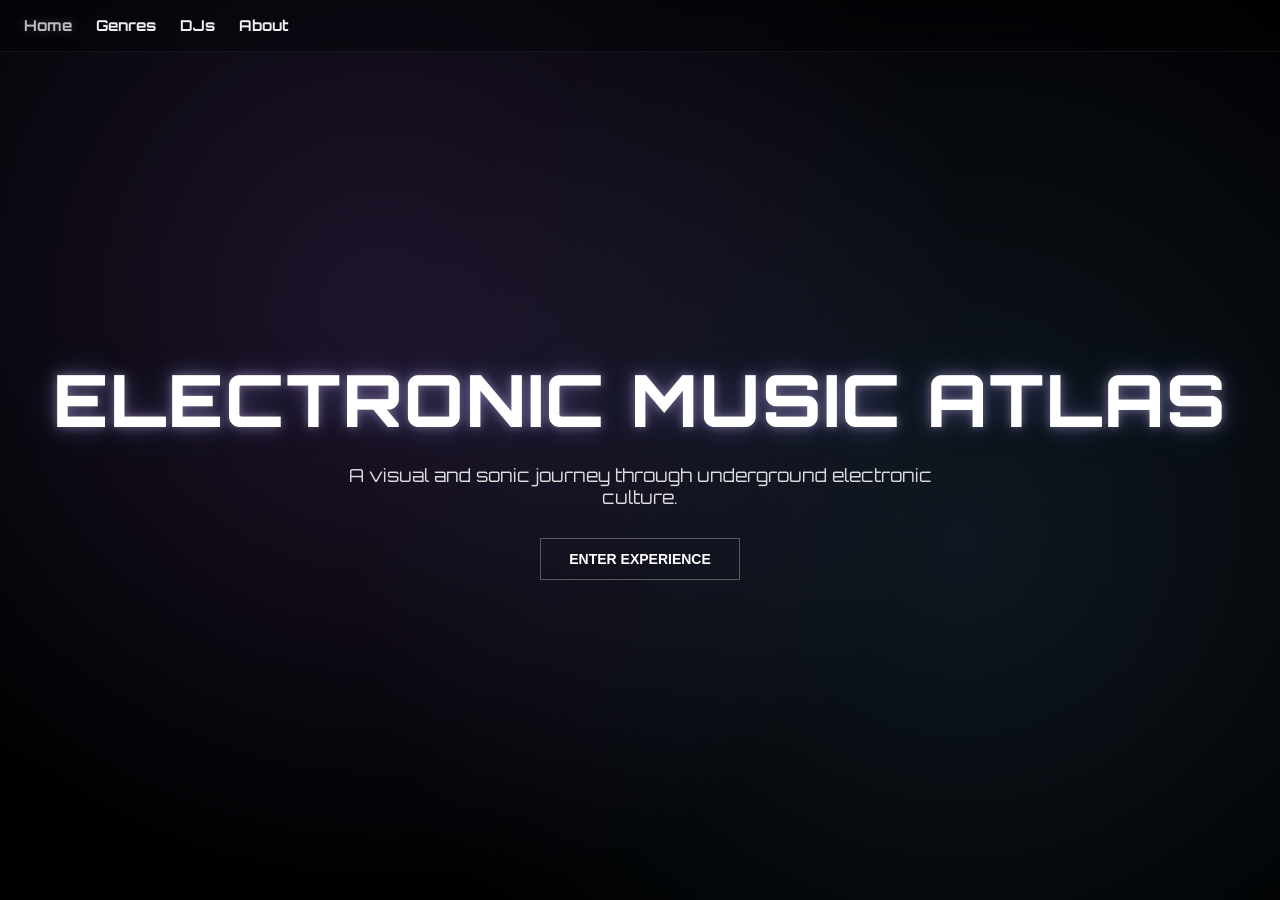
<file: index.html>
<!doctype html>
<html lang="en">
<head>
  <meta charset="utf-8">
  <meta name="viewport" content="width=device-width, initial-scale=1">
  <title>Electronic Music Atlas</title>

  <link rel="preconnect" href="https://fonts.googleapis.com">
  <link rel="preconnect" href="https://fonts.gstatic.com" crossorigin>
  <link href="https://fonts.googleapis.com/css2?family=Orbitron:wght@400;600;700;800&display=swap" rel="stylesheet">

  <link rel="stylesheet" href="styles.css">
</head>

<body class="home-page">

  <!-- 🎥 背景视频 -->
  <video class="bg-video" autoplay muted loop playsinline>
    <source src="home-background.mp4" type="video/mp4">
  </video>

  <div class="bg-overlay"></div>

  <!-- 🎵 背景音乐 -->
  <audio id="bg-music" loop>
    <source src="music.mp3" type="audio/mp3">
  </audio>

  <!-- 导航 -->
  <header class="site-header">
    <nav class="nav">
      <a href="index.html" class="active">Home</a>
      <a href="genres.html">Genres</a>
      <a href="djs.html">DJs</a>
      <a href="about.html">About</a>
    </nav>
  </header>

  <!-- 主视觉 -->
  <main class="home-hero">

    <h1 class="home-title">Electronic Music Atlas</h1>

    <p class="home-sub">
      A visual and sonic journey through underground electronic culture.
    </p>

    <button class="enter-btn" id="enterBtn">
      ENTER EXPERIENCE
    </button>

  </main>

  <script>
    const music = document.getElementById('bg-music');
    const btn = document.getElementById('enterBtn');

    btn.addEventListener('click', () => {
      music.volume = 0.5;
      music.play();
      btn.innerText = "Sound On";
    });
  </script>

</body>
</html>
</file>
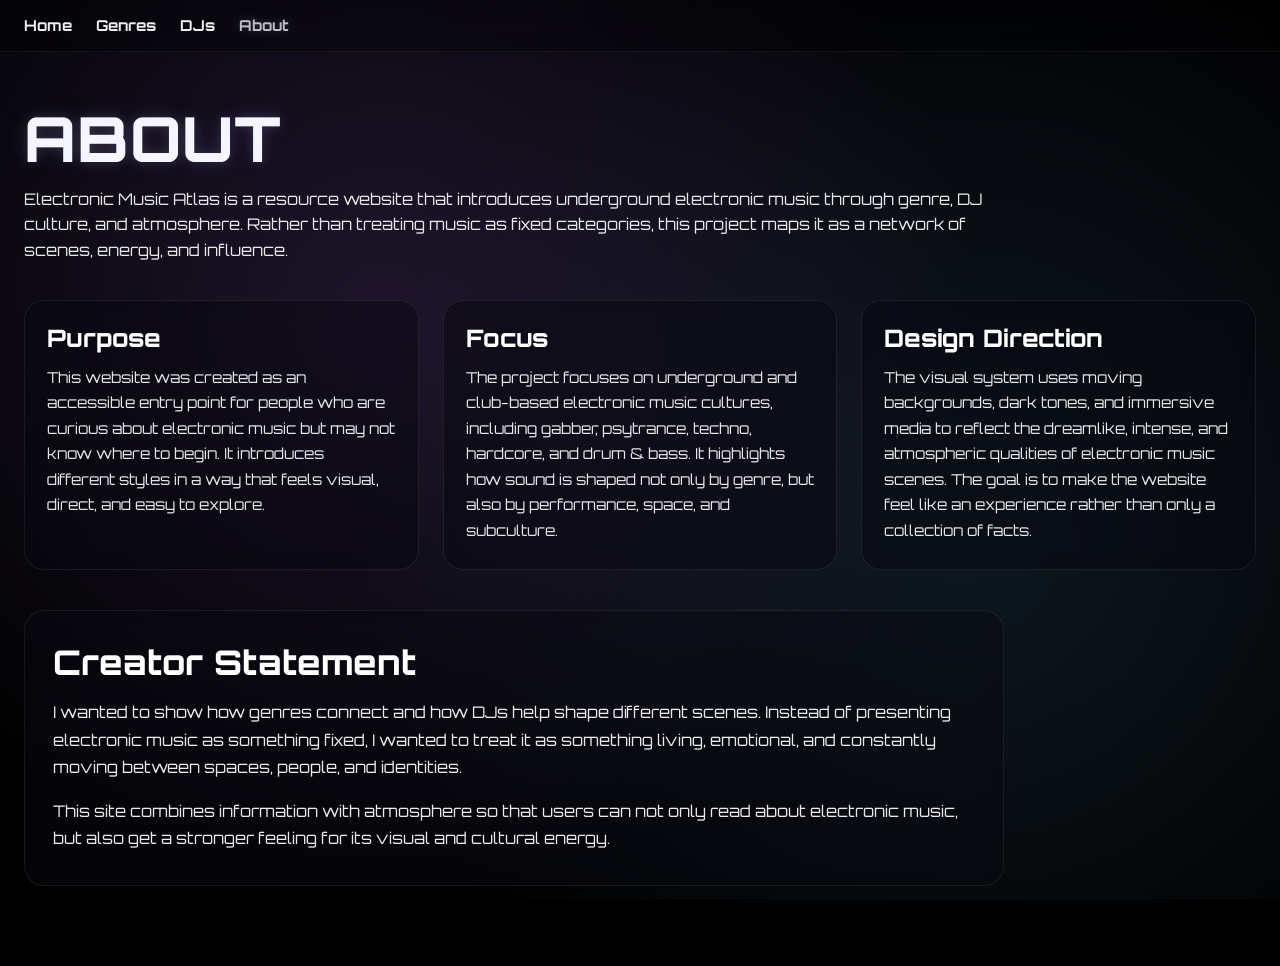
<file: about.html>
<!doctype html>
<html lang="en">
<head>
  <meta charset="utf-8">
  <meta name="viewport" content="width=device-width, initial-scale=1">
  <title>About | Electronic Music Atlas</title>
  <link rel="preconnect" href="https://fonts.googleapis.com">
  <link rel="preconnect" href="https://fonts.gstatic.com" crossorigin>
  <link href="https://fonts.googleapis.com/css2?family=Orbitron:wght@400;600;700;800&display=swap" rel="stylesheet">
  <link rel="stylesheet" href="styles.css">
</head>

<body class="about-page">

  <video class="bg-video" autoplay muted loop playsinline>
    <source src="background.mp4" type="video/mp4">
  </video>

  <div class="bg-overlay"></div>

  <header class="site-header">
    <nav class="nav">
      <a href="index.html">Home</a>
      <a href="genres.html">Genres</a>
      <a href="djs.html">DJs</a>
      <a href="about.html" class="active">About</a>
    </nav>
  </header>

  <main class="container">
    <section class="page-hero">
      <h1 class="page-title">About</h1>
      <p class="page-intro">
        Electronic Music Atlas is a resource website that introduces underground electronic
        music through genre, DJ culture, and atmosphere. Rather than treating music as fixed
        categories, this project maps it as a network of scenes, energy, and influence.
      </p>
    </section>

    <section class="about-grid">
      <article class="about-card">
        <h2>Purpose</h2>
        <p>
          This website was created as an accessible entry point for people who are curious
          about electronic music but may not know where to begin. It introduces different
          styles in a way that feels visual, direct, and easy to explore.
        </p>
      </article>

      <article class="about-card">
        <h2>Focus</h2>
        <p>
          The project focuses on underground and club-based electronic music cultures,
          including gabber, psytrance, techno, hardcore, and drum &amp; bass. It highlights
          how sound is shaped not only by genre, but also by performance, space, and subculture.
        </p>
      </article>

      <article class="about-card">
        <h2>Design Direction</h2>
        <p>
          The visual system uses moving backgrounds, dark tones, and immersive media to reflect
          the dreamlike, intense, and atmospheric qualities of electronic music scenes. The goal
          is to make the website feel like an experience rather than only a collection of facts.
        </p>
      </article>
    </section>

    <section class="about-statement">
      <div class="about-statement__inner">
        <h2>Creator Statement</h2>
        <p>
          I wanted to show how genres connect and how DJs help shape different scenes. Instead
          of presenting electronic music as something fixed, I wanted to treat it as something
          living, emotional, and constantly moving between spaces, people, and identities.
        </p>
        <p>
          This site combines information with atmosphere so that users can not only read about
          electronic music, but also get a stronger feeling for its visual and cultural energy.
        </p>
      </div>
    </section>
  </main>

</body>
</html>
</file>
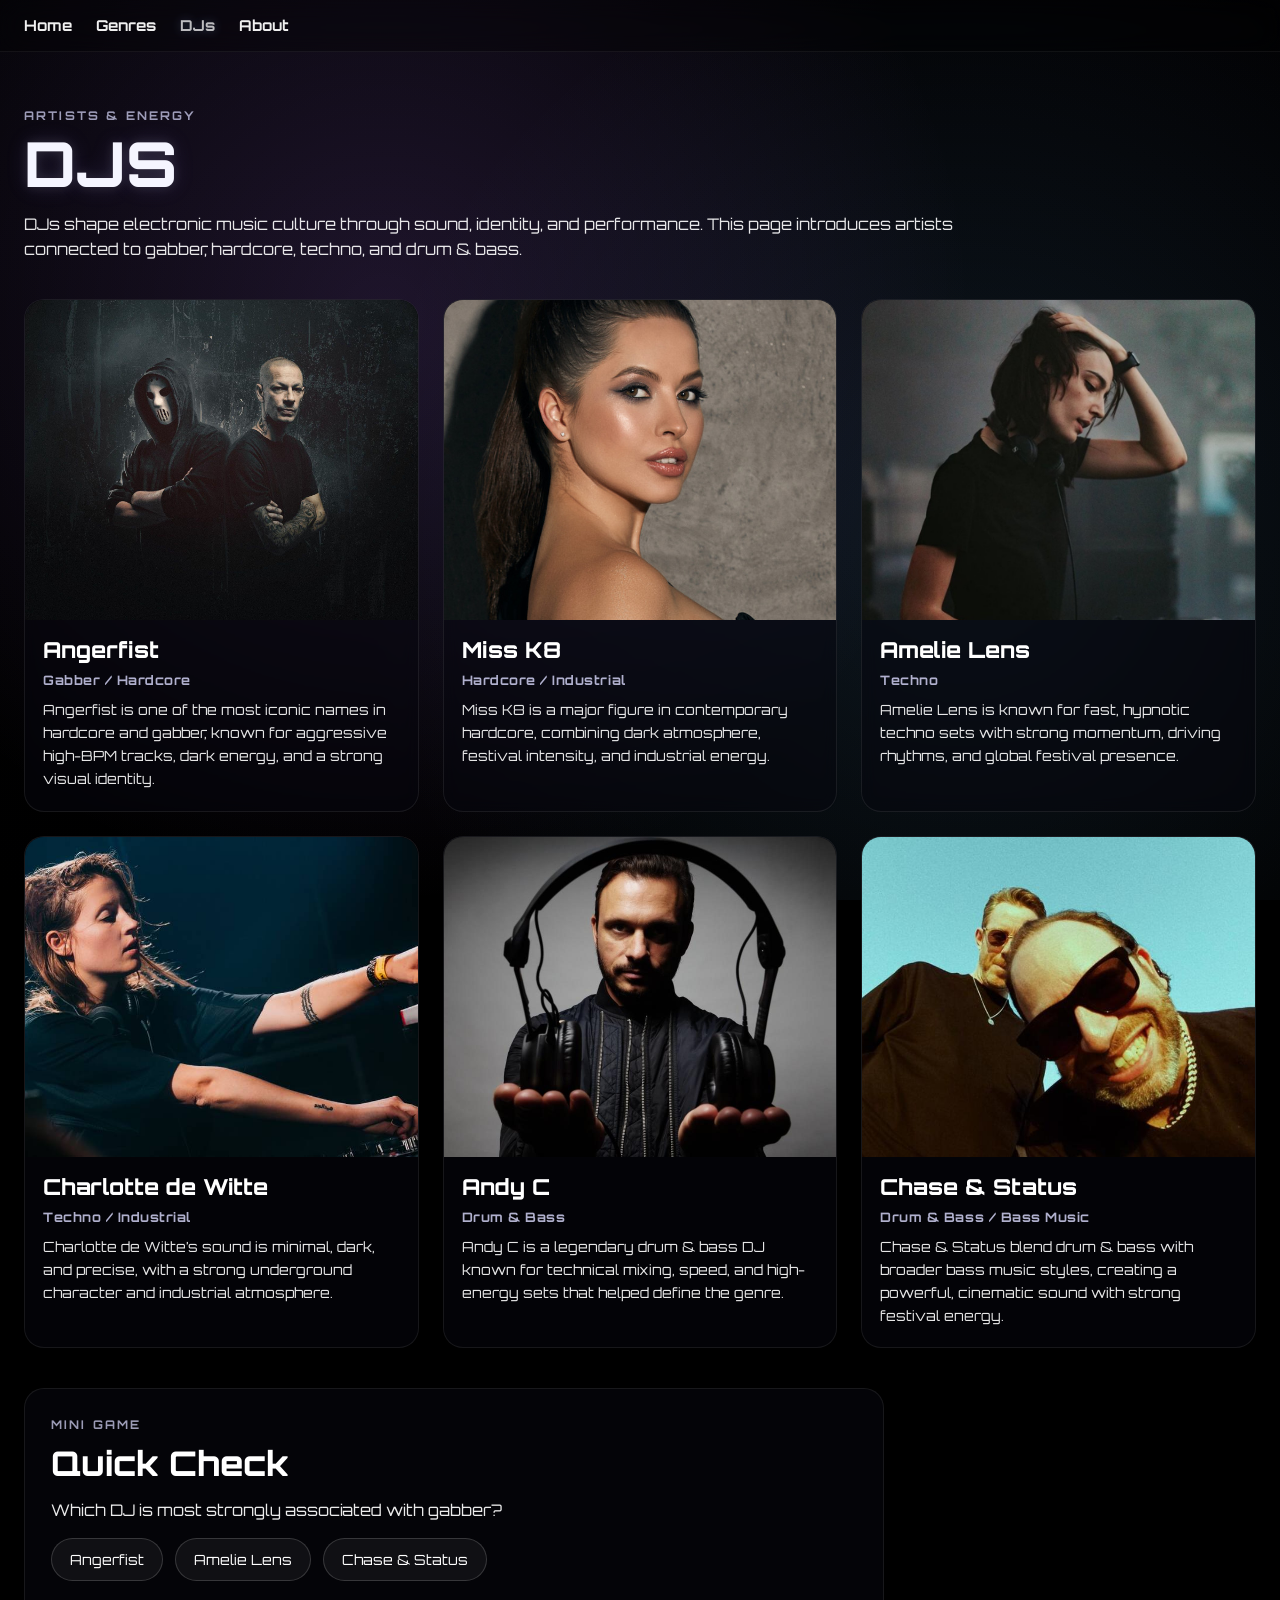
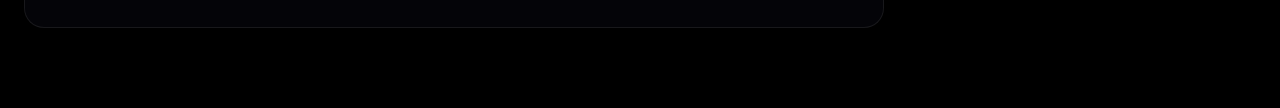
<file: djs.html>
<!doctype html>
<html lang="en">
<head>
  <meta charset="utf-8">
  <meta name="viewport" content="width=device-width, initial-scale=1">
  <title>DJs | Electronic Music Atlas</title>
  <link rel="preconnect" href="https://fonts.googleapis.com">
  <link rel="preconnect" href="https://fonts.gstatic.com" crossorigin>
  <link href="https://fonts.googleapis.com/css2?family=Orbitron:wght@400;600;700;800&display=swap" rel="stylesheet">
  <link rel="stylesheet" href="styles.css">
</head>

<body class="djs-page">

  <video class="bg-video" autoplay muted loop playsinline>
    <source src="background.mp4" type="video/mp4">
  </video>

  <div class="bg-overlay"></div>

  <header class="site-header">
    <nav class="nav">
      <a href="index.html">Home</a>
      <a href="genres.html">Genres</a>
      <a href="djs.html" class="active">DJs</a>
      <a href="about.html">About</a>
    </nav>
  </header>

  <main class="container">
    <section class="page-hero dj-page-hero">
      <p class="eyebrow">Artists & energy</p>
      <h1 class="page-title">DJs</h1>
      <p class="page-intro">
        DJs shape electronic music culture through sound, identity, and performance.
        This page introduces artists connected to gabber, hardcore, techno, and drum &amp; bass.
      </p>
    </section>

    <section class="dj-grid">

      <article class="dj-feature-card">
        <div class="dj-feature-media">
          <img src="angerfist.jpg" alt="Angerfist">
        </div>
        <div class="dj-feature-body">
          <h2>Angerfist</h2>
          <p class="dj-genre">Gabber / Hardcore</p>
          <p>
            Angerfist is one of the most iconic names in hardcore and gabber, known for
            aggressive high-BPM tracks, dark energy, and a strong visual identity.
          </p>
        </div>
      </article>

      <article class="dj-feature-card">
        <div class="dj-feature-media">
          <img src="missk8.jpg" alt="Miss K8">
        </div>
        <div class="dj-feature-body">
          <h2>Miss K8</h2>
          <p class="dj-genre">Hardcore / Industrial</p>
          <p>
            Miss K8 is a major figure in contemporary hardcore, combining dark atmosphere,
            festival intensity, and industrial energy.
          </p>
        </div>
      </article>

      <article class="dj-feature-card">
        <div class="dj-feature-media">
          <img src="amelie.jpg" alt="Amelie Lens">
        </div>
        <div class="dj-feature-body">
          <h2>Amelie Lens</h2>
          <p class="dj-genre">Techno</p>
          <p>
            Amelie Lens is known for fast, hypnotic techno sets with strong momentum,
            driving rhythms, and global festival presence.
          </p>
        </div>
      </article>

      <article class="dj-feature-card">
        <div class="dj-feature-media">
          <img src="charlotte.jpg" alt="Charlotte de Witte">
        </div>
        <div class="dj-feature-body">
          <h2>Charlotte de Witte</h2>
          <p class="dj-genre">Techno / Industrial</p>
          <p>
            Charlotte de Witte’s sound is minimal, dark, and precise, with a strong
            underground character and industrial atmosphere.
          </p>
        </div>
      </article>

      <article class="dj-feature-card">
        <div class="dj-feature-media">
          <img src="andyc.jpg" alt="Andy C">
        </div>
        <div class="dj-feature-body">
          <h2>Andy C</h2>
          <p class="dj-genre">Drum &amp; Bass</p>
          <p>
            Andy C is a legendary drum &amp; bass DJ known for technical mixing, speed,
            and high-energy sets that helped define the genre.
          </p>
        </div>
      </article>

      <article class="dj-feature-card">
        <div class="dj-feature-media">
          <img src="chasestatus.jpg" alt="Chase &amp; Status">
        </div>
        <div class="dj-feature-body">
          <h2>Chase &amp; Status</h2>
          <p class="dj-genre">Drum &amp; Bass / Bass Music</p>
          <p>
            Chase &amp; Status blend drum &amp; bass with broader bass music styles,
            creating a powerful, cinematic sound with strong festival energy.
          </p>
        </div>
      </article>

    </section>

    <section class="quiz-panel">
      <p class="eyebrow">Mini game</p>
      <h2>Quick Check</h2>
      <p class="quiz-question">Which DJ is most strongly associated with gabber?</p>

      <div class="quiz-options">
        <button onclick="showAnswer('correct')">Angerfist</button>
        <button onclick="showAnswer('wrong')">Amelie Lens</button>
        <button onclick="showAnswer('wrong')">Chase &amp; Status</button>
      </div>

      <p id="quiz-result" class="quiz-result"></p>
    </section>
  </main>

  <script>
    function showAnswer(type) {
      const result = document.getElementById('quiz-result');

      if (type === 'correct') {
        result.textContent = 'Correct — Angerfist is most associated with gabber.';
        result.className = 'quiz-result correct';
      } else {
        result.textContent = 'Not quite — the correct answer is Angerfist.';
        result.className = 'quiz-result wrong';
      }
    }
  </script>

</body>
</html>
</file>
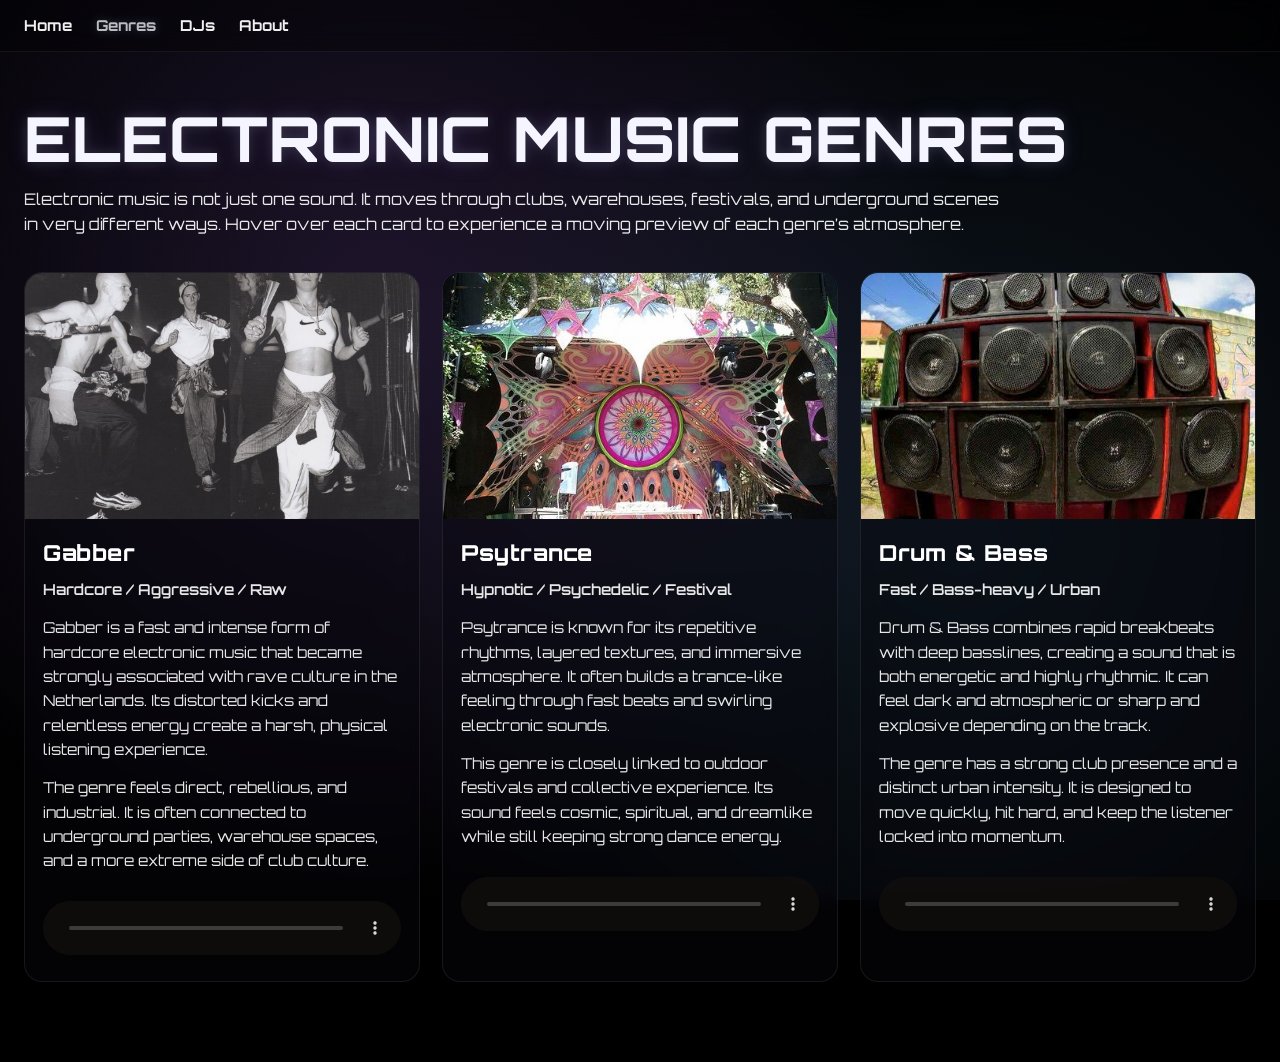
<file: genres.html>
<!doctype html>
<html lang="en">
<head>
  <meta charset="utf-8">
  <meta name="viewport" content="width=device-width, initial-scale=1">
  <title>Genres | Electronic Music Atlas</title>
  <link rel="preconnect" href="https://fonts.googleapis.com">
  <link rel="preconnect" href="https://fonts.gstatic.com" crossorigin>
  <link href="https://fonts.googleapis.com/css2?family=Orbitron:wght@400;600;700;800&display=swap" rel="stylesheet">
  <link rel="stylesheet" href="styles.css">
</head>

<body class="genres-page">

  <video class="bg-video" autoplay muted loop playsinline>
    <source src="background.mp4" type="video/mp4">
  </video>

  <div class="bg-overlay"></div>

  <header class="site-header">
    <nav class="nav">
      <a href="index.html">Home</a>
      <a href="genres.html" class="active">Genres</a>
      <a href="djs.html">DJs</a>
      <a href="about.html">About</a>
    </nav>
  </header>

  <main class="container">
    <section class="page-hero">
      <h1 class="page-title">Electronic Music Genres</h1>
      <p class="page-intro">
        Electronic music is not just one sound. It moves through clubs, warehouses,
        festivals, and underground scenes in very different ways. Hover over each card
        to experience a moving preview of each genre’s atmosphere.
      </p>
    </section>

    <section class="genres-grid">

      <article class="genre-card interactive-card" data-track="gabber-track">
        <div class="genre-media">
          <img src="gabber.jpg" alt="Gabber">
          <video class="hover-video" muted loop playsinline preload="metadata">
            <source src="gabber-hover.mp4" type="video/mp4">
          </video>
        </div>
        <div class="genre-body">
          <h2>Gabber</h2>
          <p class="genre-tag">Hardcore / Aggressive / Raw</p>
          <p>
            Gabber is a fast and intense form of hardcore electronic music that became
            strongly associated with rave culture in the Netherlands. Its distorted kicks
            and relentless energy create a harsh, physical listening experience.
          </p>
          <p>
            The genre feels direct, rebellious, and industrial. It is often connected to
            underground parties, warehouse spaces, and a more extreme side of club culture.
          </p>

          <audio controls class="genre-audio">
            <source src="gabber.mp3" type="audio/mpeg">
          </audio>
        </div>
      </article>

      <article class="genre-card interactive-card" data-track="psytrance-track">
        <div class="genre-media">
          <img src="psytrance.jpg" alt="Psytrance">
          <video class="hover-video" muted loop playsinline preload="metadata">
            <source src="psytrance-hover.mp4" type="video/mp4">
          </video>
        </div>
        <div class="genre-body">
          <h2>Psytrance</h2>
          <p class="genre-tag">Hypnotic / Psychedelic / Festival</p>
          <p>
            Psytrance is known for its repetitive rhythms, layered textures, and immersive
            atmosphere. It often builds a trance-like feeling through fast beats and
            swirling electronic sounds.
          </p>
          <p>
            This genre is closely linked to outdoor festivals and collective experience.
            Its sound feels cosmic, spiritual, and dreamlike while still keeping strong
            dance energy.
          </p>

          <audio controls class="genre-audio">
            <source src="psytrance.mp3" type="audio/mpeg">
          </audio>
        </div>
      </article>

      <article class="genre-card interactive-card" data-track="dnb-track">
        <div class="genre-media">
          <img src="dnb.jpg" alt="Drum and Bass">
          <video class="hover-video" muted loop playsinline preload="metadata">
            <source src="dnb-hover.mp4" type="video/mp4">
          </video>
        </div>
        <div class="genre-body">
          <h2>Drum &amp; Bass</h2>
          <p class="genre-tag">Fast / Bass-heavy / Urban</p>
          <p>
            Drum &amp; Bass combines rapid breakbeats with deep basslines, creating a sound
            that is both energetic and highly rhythmic. It can feel dark and atmospheric
            or sharp and explosive depending on the track.
          </p>
          <p>
            The genre has a strong club presence and a distinct urban intensity. It is
            designed to move quickly, hit hard, and keep the listener locked into momentum.
          </p>

          <audio controls class="genre-audio">
            <source src="dnb.mp3" type="audio/mpeg">
          </audio>
        </div>
      </article>

    </section>
  </main>

  <!-- hidden background tracks -->
  <audio id="gabber-track" loop>
    <source src="gabber.mp3" type="audio/mpeg">
  </audio>

  <audio id="psytrance-track" loop>
    <source src="psytrance.mp3" type="audio/mpeg">
  </audio>

  <audio id="dnb-track" loop>
    <source src="dnb.mp3" type="audio/mpeg">
  </audio>

  <script>
    const cards = document.querySelectorAll('.interactive-card');
    const hoverVideos = document.querySelectorAll('.hover-video');
    const bgTracks = {
      'gabber-track': document.getElementById('gabber-track'),
      'psytrance-track': document.getElementById('psytrance-track'),
      'dnb-track': document.getElementById('dnb-track')
    };

    hoverVideos.forEach((video) => {
      const card = video.closest('.genre-card');

      card.addEventListener('mouseenter', () => {
        if (video) {
          video.currentTime = 0;
          video.play().catch(() => {});
        }
      });

      card.addEventListener('mouseleave', () => {
        if (video) {
          video.pause();
          video.currentTime = 0;
        }
      });
    });

    function stopAllTracks() {
      Object.values(bgTracks).forEach(track => {
        track.pause();
        track.currentTime = 0;
      });
      cards.forEach(card => card.classList.remove('is-playing'));
      document.body.classList.remove('music-active');
    }

    cards.forEach((card) => {
      card.addEventListener('click', (e) => {
        if (e.target.closest('.genre-audio')) return;

        const targetId = card.dataset.track;
        const targetTrack = bgTracks[targetId];

        if (!targetTrack) return;

        const alreadyPlaying = card.classList.contains('is-playing');

        stopAllTracks();

        if (!alreadyPlaying) {
          targetTrack.volume = 0.45;
          targetTrack.play().then(() => {
            card.classList.add('is-playing');
            document.body.classList.add('music-active');
          }).catch(() => {});
        }
      });
    });
  </script>

</body>
</html>
</file>
<file: styles.css>
* {
  box-sizing: border-box;
}

html,
body {
  margin: 0;
  padding: 0;
  min-height: 100%;
}

body {
  font-family: 'Orbitron', Arial, sans-serif;
  color: white;
  overflow-x: hidden;
  position: relative;
  background: black;
}

/* ===== GLOBAL BACKGROUND ===== */

.bg-video {
  position: fixed;
  top: 0;
  left: 0;
  width: 100vw;
  height: 100vh;
  object-fit: cover;
  z-index: -2;
  filter: brightness(0.38) contrast(1.05) saturate(1.05);
  pointer-events: none;
}

.bg-overlay {
  position: fixed;
  top: 0;
  left: 0;
  width: 100vw;
  height: 100vh;
  z-index: -1;
  background:
    radial-gradient(circle at 30% 35%, rgba(180, 120, 255, 0.16), transparent 55%),
    radial-gradient(circle at 75% 60%, rgba(110, 190, 255, 0.12), transparent 55%),
    linear-gradient(rgba(5, 5, 10, 0.48), rgba(0, 0, 0, 0.72));
  backdrop-filter: blur(4px);
  pointer-events: none;
}

/* ===== NAV ===== */

.site-header {
  position: sticky;
  top: 0;
  z-index: 20;
  background: rgba(0, 0, 0, 0.32);
  backdrop-filter: blur(12px);
  border-bottom: 1px solid rgba(255, 255, 255, 0.06);
}

.nav {
  display: flex;
  gap: 24px;
  padding: 16px 24px;
  flex-wrap: wrap;
}

.nav a {
  color: rgba(255, 255, 255, 0.94);
  text-decoration: none;
  font-size: 15px;
  font-weight: 700;
  transition: opacity 0.25s ease, text-shadow 0.25s ease;
}

.nav a:hover,
.nav a.active {
  opacity: 0.78;
  text-shadow: 0 0 10px rgba(160, 200, 255, 0.35);
}

/* ===== LAYOUT ===== */

.container {
  position: relative;
  z-index: 2;
  max-width: 1500px;
  margin: 0 auto;
  padding: 56px 24px 80px;
}

.page-hero,
.hero {
  margin-bottom: 34px;
}

.page-title,
.hero h1 {
  margin: 0 0 18px;
  font-size: 62px;
  line-height: 0.98;
  font-weight: 800;
  letter-spacing: 1px;
  text-transform: uppercase;
  color: #f5f5ff;
  text-shadow:
    0 0 12px rgba(255, 255, 255, 0.12),
    0 0 22px rgba(150, 130, 255, 0.16);
}

.page-intro,
.hero p {
  max-width: 980px;
  margin: 0;
  font-size: 16px;
  line-height: 1.6;
  color: rgba(255, 255, 255, 0.9);
}

/* ===== HOME ===== */

.home-hero {
  position: relative;
  z-index: 2;
  height: calc(100vh - 70px);
  display: flex;
  flex-direction: column;
  justify-content: center;
  align-items: center;
  text-align: center;
  padding: 20px;
}

.home-title {
  font-size: 72px;
  font-weight: 800;
  margin: 0 0 20px;
  letter-spacing: 2px;
  text-transform: uppercase;
  color: white;
  text-shadow:
    0 0 10px rgba(255,255,255,0.3),
    0 0 20px rgba(180,120,255,0.3),
    0 0 40px rgba(120,200,255,0.2);
}

.home-sub {
  font-size: 18px;
  max-width: 600px;
  margin: 0 0 30px;
  color: rgba(255,255,255,0.85);
}

.enter-btn {
  padding: 12px 28px;
  font-size: 14px;
  font-weight: 700;
  border: 1px solid rgba(255,255,255,0.3);
  background: transparent;
  color: white;
  cursor: pointer;
  transition: all 0.3s ease;
}

.enter-btn:hover {
  background: rgba(255,255,255,0.1);
  border-color: white;
}

/* ===== GENERIC GRID CARDS ===== */

.grid {
  display: grid;
  gap: 22px;
  margin-top: 34px;
}

.grid--3 {
  grid-template-columns: repeat(3, minmax(0, 1fr));
}

.card {
  background: rgba(8, 8, 16, 0.42);
  border-radius: 18px;
  overflow: hidden;
  backdrop-filter: blur(8px);
  border: 1px solid rgba(255, 255, 255, 0.08);
  transition:
    transform 0.3s ease,
    box-shadow 0.3s ease,
    border-color 0.3s ease;
}

.card:hover {
  transform: translateY(-8px);
  box-shadow: 0 14px 34px rgba(0, 0, 0, 0.26);
  border-color: rgba(146, 154, 255, 0.24);
}

.media {
  position: relative;
  aspect-ratio: 4 / 3;
  overflow: hidden;
  background: black;
}

.media img {
  width: 100%;
  height: 100%;
  object-fit: cover;
  display: block;
  transition: transform 0.35s ease;
}

.card:hover .media img {
  transform: scale(1.04);
}

.card__body {
  padding: 18px;
}

.card__body h3 {
  margin: 0 0 12px;
  font-size: 18px;
  font-weight: 800;
  letter-spacing: 0.5px;
}

.card__body p {
  margin: 0;
  font-size: 15px;
  line-height: 1.55;
  color: rgba(255, 255, 255, 0.9);
}

/* ===== GENRES ===== */

.genres-grid {
  display: grid;
  grid-template-columns: repeat(3, minmax(0, 1fr));
  gap: 22px;
  margin-top: 34px;
}

.genre-card {
  background: rgba(8, 8, 16, 0.42);
  border-radius: 18px;
  overflow: hidden;
  backdrop-filter: blur(8px);
  border: 1px solid rgba(255, 255, 255, 0.08);
  transition:
    transform 0.3s ease,
    box-shadow 0.3s ease,
    border-color 0.3s ease;
}

.genre-card:hover {
  transform: translateY(-8px);
  box-shadow: 0 14px 34px rgba(0, 0, 0, 0.26);
  border-color: rgba(146, 154, 255, 0.24);
}

.genre-media {
  position: relative;
  aspect-ratio: 16 / 10;
  overflow: hidden;
  background: black;
  max-height: 320px;
}

.genre-media img,
.genre-media .hover-video {
  position: absolute;
  inset: 0;
  width: 100%;
  height: 100%;
  object-fit: cover;
  display: block;
  transition:
    opacity 0.4s ease,
    transform 0.45s ease,
    filter 0.45s ease;
}

.genre-media img {
  opacity: 1;
  z-index: 1;
}

.genre-media .hover-video {
  opacity: 0;
  z-index: 2;
  pointer-events: none;
  filter: brightness(0.9) contrast(1.06);
}

.genre-card:hover .genre-media img {
  opacity: 0;
  transform: scale(1.04);
}

.genre-card:hover .genre-media .hover-video {
  opacity: 1;
  transform: scale(1.03);
}

.genre-body {
  padding: 20px 18px 22px;
}

.genre-body h2 {
  margin: 0 0 12px;
  font-size: 22px;
  font-weight: 800;
  letter-spacing: 0.5px;
}

.genre-tag {
  margin: 0 0 14px;
  color: rgba(220, 220, 255, 0.82);
  font-size: 14px;
  font-weight: 600;
}

.genre-body p {
  margin: 0 0 14px;
  font-size: 15px;
  line-height: 1.62;
  color: rgba(255, 255, 255, 0.9);
}

.genre-body p:last-child {
  margin-bottom: 0;
}

/* ===== DJS ===== */

.eyebrow {
  margin: 0 0 10px;
  font-size: 12px;
  font-weight: 700;
  letter-spacing: 0.18em;
  text-transform: uppercase;
  color: rgba(220, 220, 255, 0.7);
}

.dj-page-hero {
  max-width: 980px;
}

.dj-grid {
  display: grid;
  grid-template-columns: repeat(3, minmax(0, 1fr));
  gap: 24px;
  margin-top: 36px;
  align-items: start;
}

.dj-feature-card {
  background: rgba(8, 8, 16, 0.48);
  border-radius: 20px;
  overflow: hidden;
  border: 1px solid rgba(255, 255, 255, 0.08);
  backdrop-filter: blur(8px);
  transition:
    transform 0.3s ease,
    box-shadow 0.3s ease,
    border-color 0.3s ease;
  display: flex;
  flex-direction: column;
  height: 100%;
}

.dj-feature-card:hover {
  transform: translateY(-8px);
  box-shadow: 0 14px 34px rgba(0, 0, 0, 0.26);
  border-color: rgba(146, 154, 255, 0.24);
}

.dj-feature-media {
  width: 100%;
  aspect-ratio: 4 / 5;
  max-height: 320px;
  overflow: hidden;
  background: #0a0a0a;
  flex-shrink: 0;
}

.dj-feature-media img {
  width: 100%;
  height: 100%;
  object-fit: cover;
  object-position: top;
  display: block;
  transition: transform 0.35s ease, filter 0.35s ease;
}

.dj-feature-card:hover .dj-feature-media img {
  transform: scale(1.04);
  filter: brightness(0.95);
}

.dj-feature-body {
  padding: 18px 18px 20px;
  display: flex;
  flex-direction: column;
  gap: 10px;
  flex: 1;
}

.dj-feature-body h2 {
  margin: 0;
  font-size: 22px;
  line-height: 1.1;
  font-weight: 800;
}

.dj-genre {
  margin: 0;
  font-size: 13px;
  font-weight: 700;
  letter-spacing: 0.04em;
  color: rgba(220, 220, 255, 0.8);
}

.dj-feature-body p:last-child {
  margin: 0;
  font-size: 14px;
  line-height: 1.65;
  color: rgba(255, 255, 255, 0.9);
}

/* ===== QUIZ ===== */

.quiz-panel {
  margin-top: 40px;
  padding: 28px 26px 30px;
  background: rgba(8, 8, 16, 0.5);
  border: 1px solid rgba(255, 255, 255, 0.08);
  border-radius: 20px;
  backdrop-filter: blur(8px);
  max-width: 860px;
}

.quiz-panel h2 {
  margin: 0 0 14px;
  font-size: 30px;
  font-weight: 800;
}

.quiz-question {
  margin: 0 0 18px;
  font-size: 15px;
  color: rgba(255, 255, 255, 0.92);
}

.quiz-options {
  display: flex;
  gap: 12px;
  flex-wrap: wrap;
}

.quiz-options button {
  padding: 12px 18px;
  border-radius: 999px;
  border: 1px solid rgba(255, 255, 255, 0.16);
  background: rgba(255, 255, 255, 0.05);
  color: white;
  font-family: 'Orbitron', Arial, sans-serif;
  font-size: 14px;
  cursor: pointer;
  transition:
    background 0.25s ease,
    transform 0.25s ease,
    border-color 0.25s ease;
}

.quiz-options button:hover {
  background: rgba(255, 255, 255, 0.12);
  border-color: rgba(180, 120, 255, 0.35);
  transform: translateY(-2px);
}

.quiz-result {
  margin-top: 16px;
  font-size: 14px;
  line-height: 1.5;
}

.quiz-result.correct {
  color: #b9ffd2;
}

.quiz-result.wrong {
  color: #ffd2d2;
}

@media (max-width: 1200px) {
  .dj-grid {
    grid-template-columns: repeat(2, minmax(0, 1fr));
  }
}

@media (max-width: 760px) {
  .dj-grid {
    grid-template-columns: 1fr;
  }

  .dj-feature-media {
    aspect-ratio: 4 / 4.5;
    max-height: 260px;
  }

  .dj-feature-body {
    padding: 16px;
  }

  .dj-feature-body h2 {
    font-size: 20px;
  }

  .dj-feature-body p:last-child,
  .quiz-question,
  .quiz-result {
    font-size: 14px;
  }

  .quiz-panel {
    padding: 22px 16px 24px;
  }

  .quiz-panel h2 {
    font-size: 24px;
  }
}

/* ===== QUIZ ===== */

.quiz-panel {
  margin-top: 40px;
  padding: 28px 26px 30px;
  background: rgba(8, 8, 16, 0.5);
  border: 1px solid rgba(255, 255, 255, 0.08);
  border-radius: 20px;
  backdrop-filter: blur(8px);
}

.quiz-panel h2 {
  margin: 0 0 16px;
  font-size: 34px;
  font-weight: 800;
}

.quiz-question {
  margin: 0 0 18px;
  font-size: 16px;
  color: rgba(255, 255, 255, 0.92);
}

.quiz-options {
  display: flex;
  gap: 12px;
  flex-wrap: wrap;
}

.quiz-options button {
  padding: 12px 18px;
  border-radius: 999px;
  border: 1px solid rgba(255, 255, 255, 0.16);
  background: rgba(255, 255, 255, 0.05);
  color: white;
  font-family: 'Orbitron', Arial, sans-serif;
  font-size: 14px;
  cursor: pointer;
  transition:
    background 0.25s ease,
    transform 0.25s ease,
    border-color 0.25s ease;
}

.quiz-options button:hover {
  background: rgba(255, 255, 255, 0.12);
  border-color: rgba(180, 120, 255, 0.35);
  transform: translateY(-2px);
}

.quiz-result {
  margin-top: 16px;
  font-size: 15px;
  line-height: 1.5;
}

.quiz-result.correct {
  color: #b9ffd2;
}

.quiz-result.wrong {
  color: #ffd2d2;
}

/* ===== RESPONSIVE ===== */

@media (max-width: 1200px) {
  .dj-grid {
    grid-template-columns: repeat(2, minmax(0, 1fr));
  }
}

/* ===== RESPONSIVE ===== */

@media (max-width: 1200px) {
  .hero h1,
  .page-title,
  .home-title {
    font-size: 52px;
  }

  .grid--3,
  .genres-grid,
  .dj-grid,
  .about-grid {
    grid-template-columns: repeat(2, minmax(0, 1fr));
  }
}

@media (max-width: 760px) {
  .container {
    padding: 38px 16px 50px;
  }

  .nav {
    gap: 16px;
    padding: 14px 16px;
  }

  .hero h1,
  .page-title,
  .home-title {
    font-size: 36px;
    line-height: 1.02;
  }

  .hero p,
  .page-intro,
  .home-sub,
  .card__body p,
  .genre-body p,
  .dj-feature-body p,
  .quiz-question,
  .quiz-result,
  .about-card p,
  .about-statement__inner p {
    font-size: 14px;
  }

  .grid--3,
  .genres-grid,
  .dj-grid,
  .about-grid {
    grid-template-columns: 1fr;
  }

  .card__body,
  .genre-body,
  .dj-feature-body {
    padding: 18px 16px 20px;
  }

  .genre-body h2,
  .dj-feature-body h2,
  .about-card h2 {
    font-size: 20px;
  }

  .quiz-panel {
    padding: 22px 16px 24px;
  }

  .quiz-panel h2,
  .about-statement__inner h2 {
    font-size: 26px;
  }

  .about-statement__inner {
    padding: 22px 16px 24px;
  }

  /* 手机背景视频修复 */
  .bg-video {
    position: fixed;
    inset: 0;
    width: 100vw;
    height: 100dvh;
    min-height: 100dvh;
    object-fit: cover;
    z-index: -2;
  }

  .bg-overlay {
    position: fixed;
    inset: 0;
    width: 100vw;
    height: 100dvh;
    min-height: 100dvh;
    z-index: -1;
  }

  /* 手机图片尺寸 */
  .genre-media {
    aspect-ratio: 16 / 10;
    max-height: 220px;
  }

  .dj-feature-media {
    aspect-ratio: 4 / 4.5;
    max-height: 260px;
  }
}
/* ===== ABOUT PAGE ===== */

.about-grid {
  display: grid;
  grid-template-columns: repeat(3, minmax(0, 1fr));
  gap: 24px;
  margin-top: 36px;
}

.about-card {
  background: rgba(8, 8, 16, 0.48);
  border-radius: 20px;
  padding: 24px 22px 26px;
  border: 1px solid rgba(255, 255, 255, 0.08);
  backdrop-filter: blur(8px);
  transition:
    transform 0.3s ease,
    box-shadow 0.3s ease,
    border-color 0.3s ease;
}

.about-card:hover {
  transform: translateY(-8px);
  box-shadow: 0 14px 34px rgba(0, 0, 0, 0.26);
  border-color: rgba(146, 154, 255, 0.24);
}

.about-card h2 {
  margin: 0 0 14px;
  font-size: 24px;
  line-height: 1.1;
  font-weight: 800;
}

.about-card p {
  margin: 0;
  font-size: 15px;
  line-height: 1.7;
  color: rgba(255, 255, 255, 0.9);
}

.about-statement {
  margin-top: 40px;
}

.about-statement__inner {
  max-width: 980px;
  background: rgba(8, 8, 16, 0.5);
  border: 1px solid rgba(255, 255, 255, 0.08);
  border-radius: 20px;
  padding: 30px 28px 32px;
  backdrop-filter: blur(8px);
}

.about-statement__inner h2 {
  margin: 0 0 16px;
  font-size: 34px;
  font-weight: 800;
}

.about-statement__inner p {
  margin: 0 0 16px;
  font-size: 16px;
  line-height: 1.72;
  color: rgba(255, 255, 255, 0.92);
}

.about-statement__inner p:last-child {
  margin-bottom: 0;
}

@media (max-width: 1200px) {
  .about-grid {
    grid-template-columns: repeat(2, minmax(0, 1fr));
  }
}

@media (max-width: 760px) {
  .about-grid {
    grid-template-columns: 1fr;
  }

  .about-card {
    padding: 20px 16px 22px;
  }

  .about-card h2 {
    font-size: 22px;
  }

  .about-card p,
  .about-statement__inner p {
    font-size: 14px;
  }

  .about-statement__inner {
    padding: 22px 16px 24px;
  }

  .about-statement__inner h2 {
    font-size: 26px;
  }
}
/* ===== MOBILE FIX ===== */
@media (max-width: 760px) {

  /* 修复视频背景在手机不显示 */
  .bg-video {
    position: fixed;
    inset: 0;
    width: 100vw;
    height: 100dvh;
    min-height: 100dvh;
    object-fit: cover;
    z-index: -2;
  }

  .bg-overlay {
    position: fixed;
    inset: 0;
    width: 100vw;
    height: 100dvh;
    min-height: 100dvh;
    z-index: -1;
  }

  /* 图片尺寸变小（手机） */
  .genre-media {
    aspect-ratio: 16 / 10;
    max-height: 220px;
  }

  .dj-feature-media {
    aspect-ratio: 4 / 4.5;
    max-height: 260px;
  }

}
/* ===== GENRES MUSIC INTERACTION ===== */

.genre-audio {
  width: 100%;
  margin-top: 14px;
  filter: invert(1) brightness(1.15);
  opacity: 0.85;
  transition: opacity 0.3s ease;
}

.genre-audio:hover {
  opacity: 1;
}

.interactive-card {
  cursor: pointer;
}

.interactive-card:hover {
  animation: raveShake 0.22s ease-in-out 2;
}

.interactive-card.is-playing {
  border-color: rgba(180, 120, 255, 0.45);
  box-shadow:
    0 0 0 1px rgba(180, 120, 255, 0.18),
    0 0 22px rgba(180, 120, 255, 0.22),
    0 14px 34px rgba(0, 0, 0, 0.26);
}

.music-active .bg-overlay {
  background:
    radial-gradient(circle at 30% 35%, rgba(210, 120, 255, 0.22), transparent 55%),
    radial-gradient(circle at 75% 60%, rgba(120, 210, 255, 0.18), transparent 55%),
    linear-gradient(rgba(5, 5, 10, 0.42), rgba(0, 0, 0, 0.68));
}

@keyframes raveShake {
  0% { transform: translateY(-8px) translateX(0); }
  25% { transform: translateY(-8px) translateX(-2px); }
  50% { transform: translateY(-8px) translateX(2px); }
  75% { transform: translateY(-8px) translateX(-1px); }
  100% { transform: translateY(-8px) translateX(0); }
}
</file>
